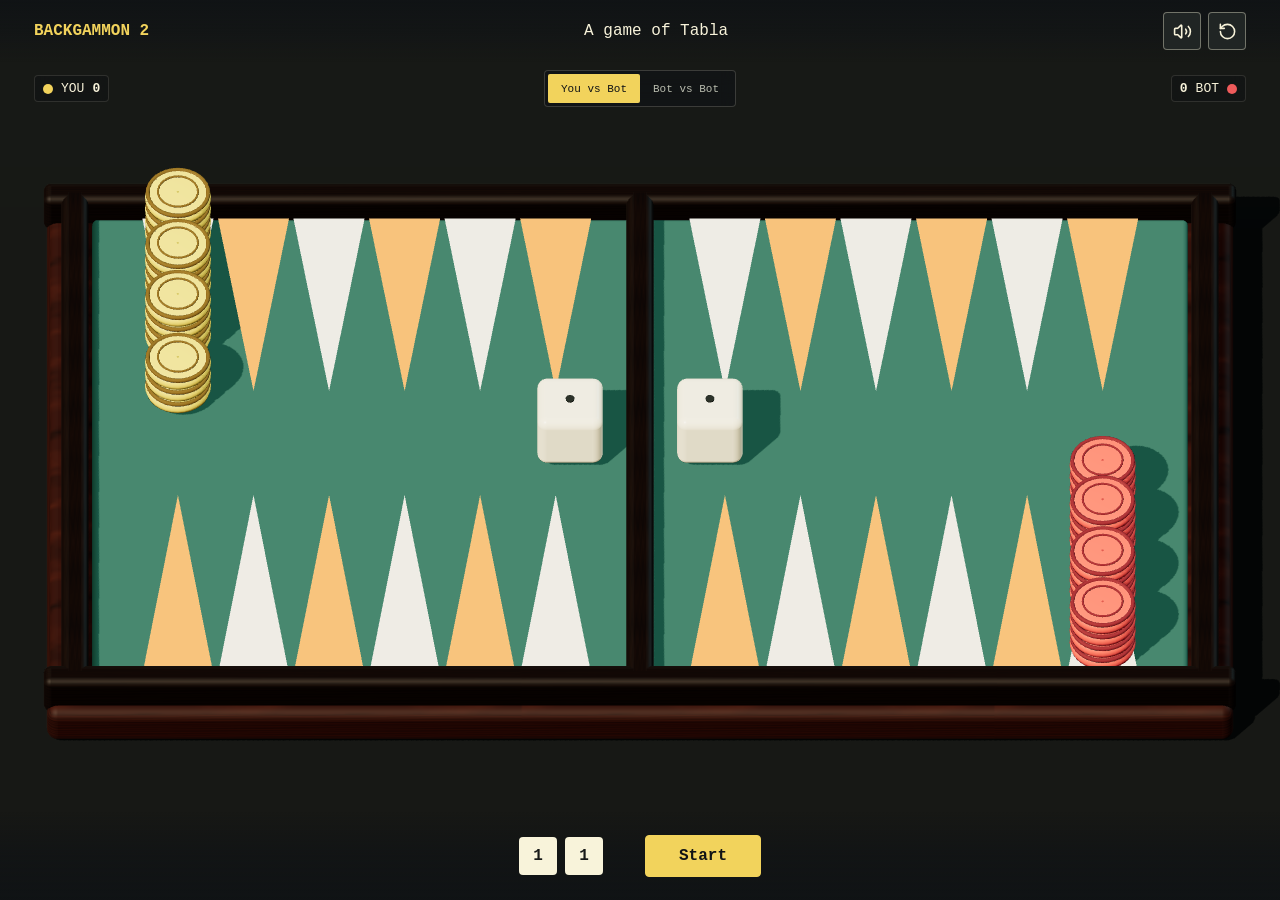
<file: mobile/index.html>
<!doctype html>
<html lang="en">
  <head>
    <meta charset="UTF-8" />
    <meta name="viewport" content="width=device-width, initial-scale=1.0" />
    <meta name="theme-color" content="#101315" />
    <title>Tabla 2</title>
    <script type="module" crossorigin src="./assets/index-CWsSQ52c.js"></script>
    <link rel="stylesheet" crossorigin href="./assets/index-zMsRsjfn.css">
  </head>
  <body>
    <main id="app">
      <canvas id="game-canvas" aria-label="Tabla game board"></canvas>

      <header class="topbar">
        <div class="brand">BACKGAMMON 2</div>
        <div id="status" class="status" aria-live="polite"></div>
        <div class="toolbar">
          <button id="sound" class="icon-button" title="Mute audio" aria-label="Mute audio" aria-pressed="false">
            <i data-lucide="volume-2"></i>
          </button>
          <button id="restart" class="icon-button" title="Restart game" aria-label="Restart game">
            <i data-lucide="rotate-ccw"></i>
          </button>
        </div>
      </header>

      <section class="scorebar" aria-label="Score">
        <div class="score"><span class="player-dot human"></span><span id="human-label">YOU</span><strong id="human-score">0</strong></div>
        <div class="mode-switch" role="group" aria-label="Game mode">
          <button id="human-mode" class="mode-option selected" aria-pressed="true">You vs Bot</button>
          <button id="bot-mode" class="mode-option" aria-pressed="false">Bot vs Bot</button>
        </div>
        <div class="score"><strong id="bot-score">0</strong><span id="bot-label">BOT</span><span class="player-dot bot"></span></div>
      </section>

      <footer class="controls">
        <div id="rolled-dice" class="rolled-dice" aria-label="Rolled dice"></div>
        <div id="move-dice" class="move-dice" aria-label="Available moves"></div>
        <button id="primary-action" class="primary-action"></button>
      </footer>
    </main>
  </body>
</html>
</file>
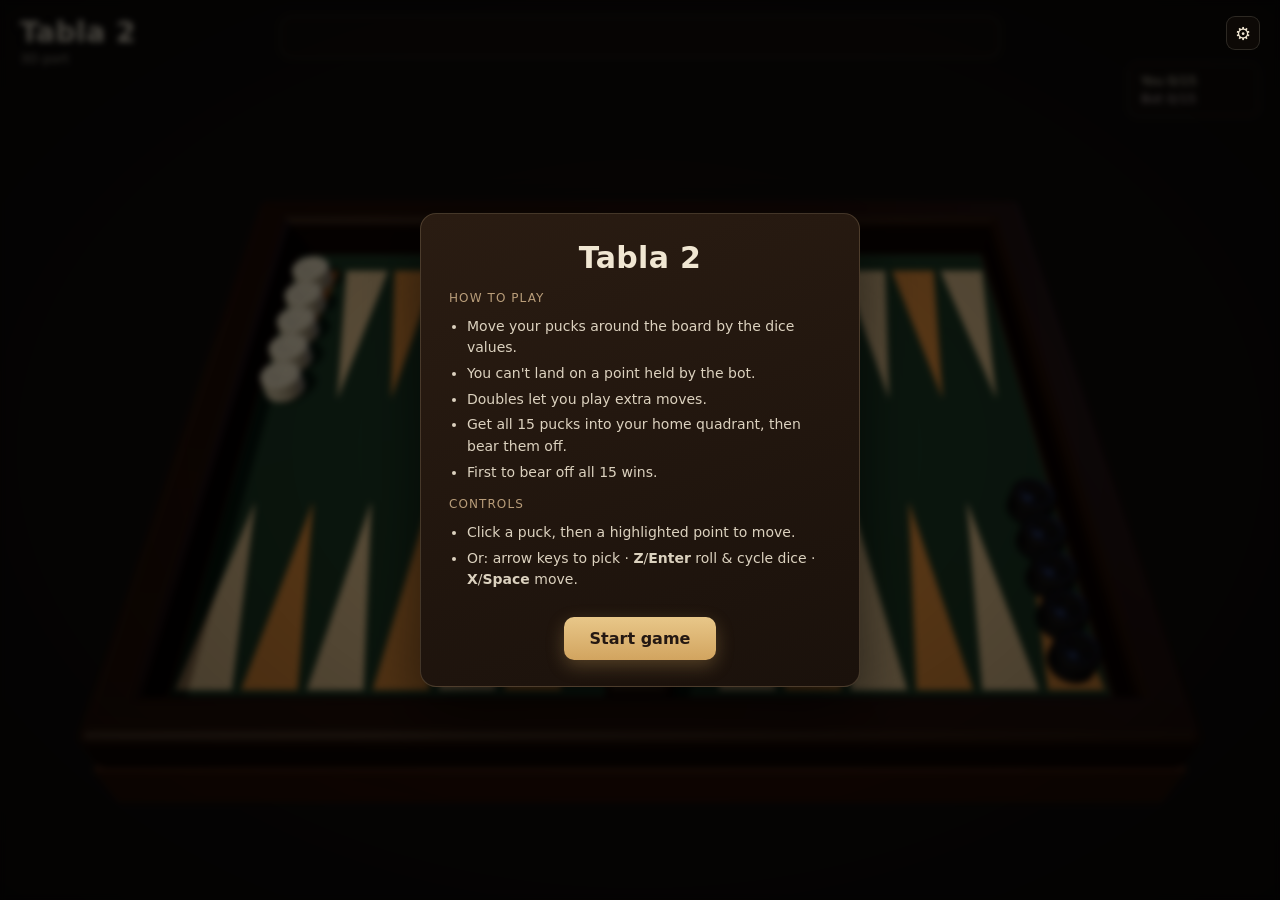
<file: web/index.html>
<!doctype html>
<html lang="en">
  <head>
    <meta charset="UTF-8" />
    <meta name="viewport" content="width=device-width, initial-scale=1.0, maximum-scale=1.0, user-scalable=no" />
    <title>Tabla 2 — 3D</title>
    <script type="module" crossorigin src="./assets/index-DUuWe2vJ.js"></script>
    <link rel="stylesheet" crossorigin href="./assets/index-CW-y9RHf.css">
  </head>
  <body>
    <div id="page">
      <div id="app"></div>
      <div id="hud">
        <h1>Tabla&nbsp;2</h1>
        <p>3D port</p>
      </div>
    </div>
  </body>
</html>
</file>
<file: mobile/assets/index-zMsRsjfn.css>
:root{color:#f8f3da;font-synthesis:none;letter-spacing:0;background:#101315;font-family:SFMono-Regular,Consolas,Liberation Mono,monospace}*{box-sizing:border-box}html,body,#app{width:100%;height:100%;min-height:100dvh;margin:0;overflow:hidden}button{font:inherit;letter-spacing:0}#game-canvas{touch-action:none;width:100%;height:100%;display:block;position:fixed;inset:0}.topbar,.scorebar,.controls{z-index:2;pointer-events:none;align-items:center;padding:12px clamp(14px,3vw,34px);display:flex;position:fixed;left:0;right:0}.topbar{background:linear-gradient(#101315f5,#10131594,#0000);gap:18px;min-height:56px;top:0}.brand{color:#f2d35c;white-space:nowrap;font-weight:600}.status{text-align:center;color:#f8f3da;flex:1}.status.invalid{color:#ff8f86;animation:.18s ease-out status-shake}.toolbar{pointer-events:auto;gap:7px;display:flex}.icon-button,.primary-action,.move-die,.mode-option{pointer-events:auto;color:#f8f3da;cursor:pointer;background:#202524;border:1px solid #f8f3da61}.icon-button{border-radius:4px;place-items:center;width:38px;height:38px;padding:8px;display:grid}.icon-button svg{width:19px;height:19px}.scorebar{justify-content:space-between;font-size:13px;top:58px}.scorebar .score{-webkit-backdrop-filter:blur(8px);backdrop-filter:blur(8px);background:#1013158f;border:1px solid #f8f3da1f;border-radius:4px;align-items:center;gap:8px;padding:5px 8px;display:flex}.mode-switch{pointer-events:auto;-webkit-backdrop-filter:blur(8px);backdrop-filter:blur(8px);background:#101315b8;border:1px solid #f8f3da2e;border-radius:4px;grid-template-columns:1fr 1fr;padding:3px;display:grid}.mode-option{color:#b9bcae;background:0 0;border:0;border-radius:2px;min-width:92px;height:29px;padding:0 9px;font-size:11px}.mode-option.selected{color:#101315;background:#f2d35c}.player-dot{border-radius:50%;width:10px;height:10px;display:inline-block}.player-dot.human{background:#f2d35c}.player-dot.bot{background:#ef5b5b}.controls{background:linear-gradient(#0000,#101315b8,#101315fa);flex-wrap:wrap;justify-content:center;gap:18px;min-height:88px;bottom:0}.rolled-dice{gap:8px;min-width:84px;display:flex}.rolled-dice span{color:#171918;background:#f8f3da;border-radius:4px;place-items:center;width:38px;height:38px;font-weight:600;display:grid}.move-dice{scrollbar-width:thin;scrollbar-color:#4fa384 transparent;gap:5px;max-width:min(52vw,620px);min-height:38px;padding:3px;display:flex;overflow-x:auto}.move-die{border-radius:3px;flex:0 0 32px;height:32px}.move-die.selected{color:#101315;background:#65d9ff;border-color:#65d9ff}.move-die:disabled{opacity:.25;cursor:default}.primary-action{color:#101315;background:#f2d35c;border-color:#f2d35c;border-radius:4px;min-width:116px;height:42px;padding:0 18px;font-weight:600}.primary-action:disabled{opacity:0;pointer-events:none}button:focus-visible{outline-offset:2px;outline:3px solid #65d9ff}@keyframes status-shake{0%,to{transform:translate(0)}30%{transform:translate(-5px)}65%{transform:translate(4px)}}@media (width<=640px){.topbar{gap:10px;padding-inline:12px}.status{text-align:left;font-size:12px}.scorebar{padding-inline:12px}.scorebar .score{gap:5px;padding:4px 6px;font-size:10px}.mode-option{min-width:68px;height:27px;padding-inline:5px;font-size:9px}.brand{font-size:13px}.icon-button{width:36px;height:36px}.controls{min-height:118px;padding:14px 10px max(14px, env(safe-area-inset-bottom));gap:9px 12px}.move-dice{order:3;justify-content:flex-start;width:100%;max-width:100%}.rolled-dice{min-width:auto}.primary-action{min-width:106px}}@media (height<=560px) and (orientation:landscape){.topbar{min-height:46px;padding-block:7px}.scorebar{top:44px}.mode-option{height:25px}.controls{min-height:66px;padding-block:8px}.rolled-dice span{width:32px;height:32px}.primary-action{height:36px}}
</file>
<file: web/assets/index-CW-y9RHf.css>
:root{color-scheme:dark}*{margin:0;padding:0;box-sizing:border-box}html,body{width:100%;height:100%;overflow:hidden;background:#0e0b09;font-family:system-ui,-apple-system,Segoe UI,sans-serif}#page{position:fixed;left:0;top:0;width:100vw;height:100vh;overflow:hidden;transform-origin:top left}#app{position:fixed;top:0;right:0;bottom:0;left:0}#app canvas{display:block}#hud{position:fixed;top:16px;left:20px;color:#f0e6d2;pointer-events:none;text-shadow:0 2px 8px rgba(0,0,0,.6)}#hud h1{font-size:28px;font-weight:700;letter-spacing:.02em}#hud p{font-size:13px;opacity:.7;margin-top:2px}.hidden{display:none!important}.notify{position:fixed;top:22px;left:50%;transform:translate(-50%);padding:9px 20px;border-radius:999px;background:#140e0ab8;border:1px solid rgba(240,230,210,.16);-webkit-backdrop-filter:blur(6px);backdrop-filter:blur(6px);color:#f0e6d2;font-size:15px;font-weight:600;pointer-events:none;box-shadow:0 4px 16px #00000073}.hint{position:fixed;left:50%;bottom:26px;transform:translate(-50%);text-align:center;color:#f0e6d2;font-size:13px;opacity:.72;pointer-events:none;text-shadow:0 2px 8px rgba(0,0,0,.7)}.panel{position:fixed;top:16px;left:50%;transform:translate(-50%);width:min(720px,calc(100vw - 180px));min-height:42px;padding:8px 12px;border-radius:12px;background:#140e0a99;-webkit-backdrop-filter:blur(6px);backdrop-filter:blur(6px);border:1px solid rgba(240,230,210,.14);color:#f0e6d2;font-size:13px;display:flex;align-items:center;justify-content:center;gap:14px;pointer-events:none}.score-panel{position:fixed;top:62px;right:20px;min-width:132px;padding:10px 12px;border-radius:10px;background:#140e0a99;-webkit-backdrop-filter:blur(6px);backdrop-filter:blur(6px);border:1px solid rgba(240,230,210,.14);color:#f0e6d2;font-size:13px;pointer-events:none}@media(orientation:portrait){.panel{width:620px;max-width:calc(100vh - 40px);flex-shrink:0}}.panel-turn{width:132px;font-size:11px;text-transform:uppercase;letter-spacing:.08em;opacity:.85;text-align:left}.panel-turn.is-human{color:#39d4ff}.panel-turn.is-bot{color:#ff8a8a}.panel-scores{display:flex;flex-direction:column;gap:3px;font-variant-numeric:tabular-nums;white-space:nowrap}.score-p1{color:#f2e9d0}.score-p2{color:#c9b8b8}.panel-label{font-size:10px;text-transform:uppercase;letter-spacing:.08em;opacity:.55;white-space:nowrap}.panel-moves{display:flex;flex-wrap:wrap;gap:7px;max-width:310px}.die{position:relative;width:30px;height:30px;padding:4px;box-sizing:border-box;border-radius:6px;background:#f4ecd6;display:grid;grid-template-columns:repeat(3,1fr);grid-template-rows:repeat(3,1fr);box-shadow:0 2px 4px #00000073}.die.played{opacity:.4}.die-x{position:absolute;top:0;right:0;bottom:0;left:0;display:flex;align-items:center;justify-content:center;color:#c0392b;font-size:24px;font-weight:900;line-height:1}.die-cell{display:flex;align-items:center;justify-content:center}.die-pip{width:5px;height:5px;border-radius:50%;background:#2b2b31}.die.selected{outline:2px solid #e8c789;box-shadow:0 0 9px #e8c789bf}.panel-moves.is-doubles{gap:4px}.panel-moves.is-doubles .die{width:15px;height:15px;padding:2px;border-radius:3px}.panel-moves.is-doubles .die-pip{width:2.5px;height:2.5px}.panel-moves.is-doubles .die-x{font-size:12px}.panel-moves.is-doubles .die.selected{outline-width:1px;box-shadow:0 0 5px #e8c789bf}.menu{position:fixed;top:16px;right:20px;z-index:30}.menu-gear{width:34px;height:34px;display:flex;align-items:center;justify-content:center;margin-left:auto;border-radius:9px;font-size:18px;color:#f0e6d2;background:#140e0a99;border:1px solid rgba(240,230,210,.14);cursor:pointer;-webkit-user-select:none;user-select:none;transition:background .15s}.menu-gear:hover{background:#3c2a1cd9}.menu-dropdown{margin-top:8px;min-width:168px;padding:6px;border-radius:10px;background:#18110ceb;-webkit-backdrop-filter:blur(8px);backdrop-filter:blur(8px);border:1px solid rgba(240,230,210,.14);box-shadow:0 12px 30px #00000080}.menu-item{padding:9px 12px;border-radius:7px;color:#f0e6d2;font-size:14px;cursor:pointer;-webkit-user-select:none;user-select:none}.menu-item:hover{background:#d28c3f38}.overlay{position:fixed;top:0;right:0;bottom:0;left:0;display:flex;align-items:center;justify-content:center;padding:24px;background:radial-gradient(ellipse at center,#00000073,#000000b8);-webkit-backdrop-filter:blur(3px);backdrop-filter:blur(3px);z-index:20}.overlay-top{background:none;-webkit-backdrop-filter:none;backdrop-filter:none;align-items:flex-start;padding-top:66px;pointer-events:none}.overlay-top .card{pointer-events:auto;width:min(320px,100%);padding:16px 20px}.overlay-top .card-title{font-size:22px;margin-bottom:6px}.card{width:min(440px,100%);padding:26px 28px;border-radius:16px;background:linear-gradient(160deg,#2a1c12,#1a110b);border:1px solid rgba(210,180,140,.22);box-shadow:0 24px 60px #0009;color:#f0e6d2;text-align:center}.card-title{font-size:30px;font-weight:800;letter-spacing:.01em;margin-bottom:14px}.card-body{text-align:left;font-size:14px;line-height:1.55;opacity:.9}.card-body p{margin-bottom:8px}.card-body .section-label{margin-top:12px;font-size:12px;text-transform:uppercase;letter-spacing:.09em;color:tan;opacity:.95}.card-body ul{margin:0 0 6px 18px}.card-body li{margin-bottom:4px}.card-body .final-score{text-align:center;font-size:22px;font-weight:700;font-variant-numeric:tabular-nums}.btn{display:inline-block;margin-top:20px;padding:12px 26px;border-radius:10px;font-size:16px;font-weight:700;cursor:pointer;-webkit-user-select:none;user-select:none;transition:transform .1s,filter .15s}.btn:hover{filter:brightness(1.08)}.btn:active{transform:translateY(1px)}.btn-primary{color:#241812;background:linear-gradient(180deg,#e8c789,#d2a45f);box-shadow:0 6px 18px #d2a45f4d}
</file>
